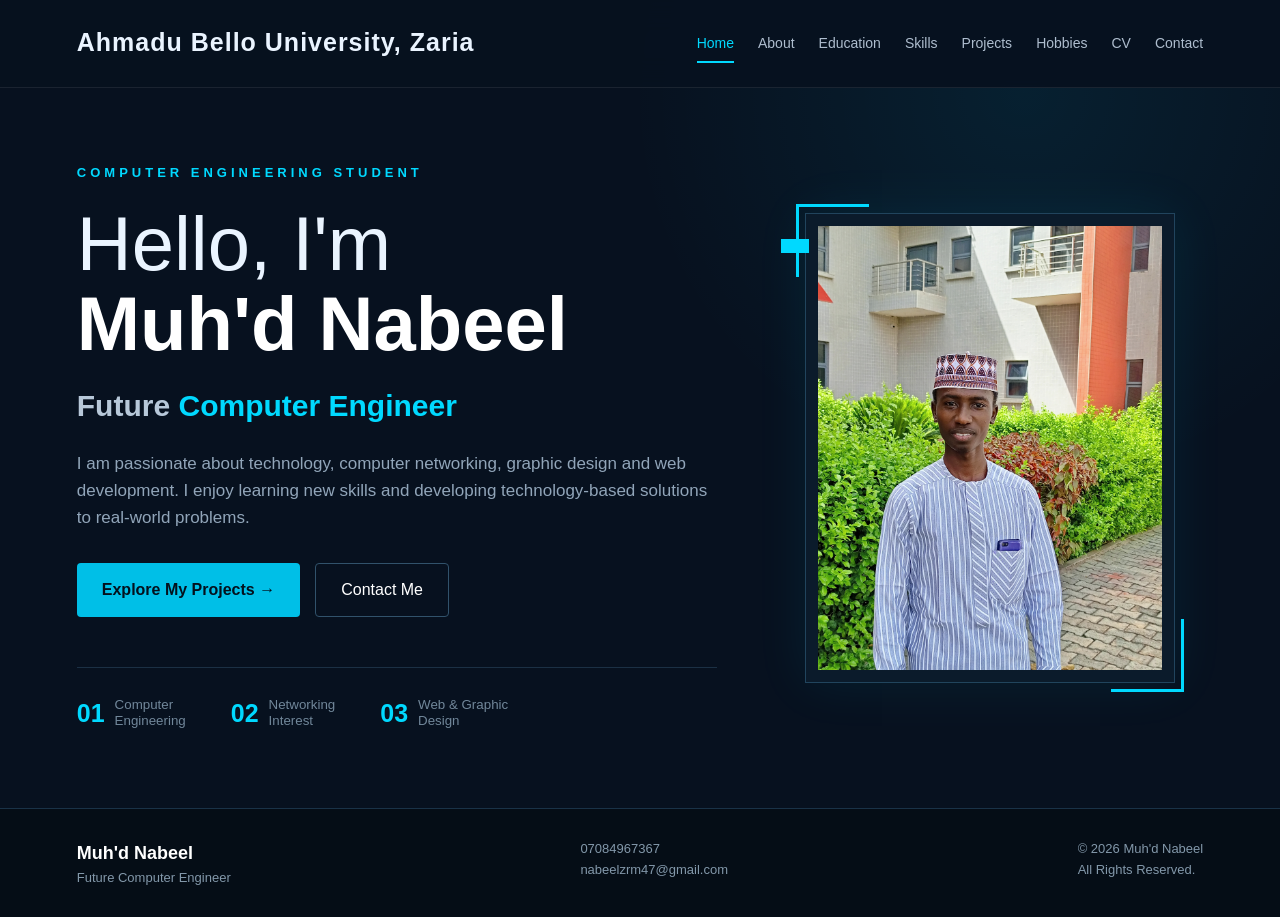
<file: index.html>
<!DOCTYPE html>
<html lang="en">
<head>
    <meta charset="UTF-8">
    <meta name="viewport" content="width=device-width, initial-scale=1.0">
    <title>Muh'd Nabeel | Computer Engineer</title>
    <link rel="stylesheet" href="style.css">
</head>

<body>

<header class="topbar">

    <a href="index.html" class="brand">
        <span></span> Ahmadu Bello University, Zaria
    </a>

    <nav>
        <a href="index.html" class="active">Home</a>
        <a href="about.html">About</a>
        <a href="education.html">Education</a>
        <a href="skills.html">Skills</a>
        <a href="projects.html">Projects</a>
        <a href="hobbies.html">Hobbies</a>
        <a href="cv.html">CV</a>
        <a href="contact.html">Contact</a>
    </nav>

</header>


<main class="home">

    <section class="hero-new">

        <div class="hero-content">

            <div class="small-title">
                COMPUTER ENGINEERING STUDENT
            </div>

            <h1>
                Hello, I'm
                <strong>Muh'd Nabeel</strong>
            </h1>

            <h2>
                Future <span>Computer Engineer</span>
            </h2>

            <p>
                I am passionate about technology, computer networking,
                graphic design and web development. I enjoy learning
                new skills and developing technology-based solutions
                to real-world problems.
            </p>

            <div class="hero-buttons">

                <a href="projects.html" class="primary-btn">
                    Explore My Projects →
                </a>

                <a href="contact.html" class="outline-btn">
                    Contact Me
                </a>

            </div>

            <div class="quick-info">

                <div>
                    <strong>01</strong>
                    <small>Computer<br>Engineering</small>
                </div>

                <div>
                    <strong>02</strong>
                    <small>Networking<br>Interest</small>
                </div>

                <div>
                    <strong>03</strong>
                    <small>Web & Graphic<br>Design</small>
                </div>

            </div>

        </div>


        <div class="hero-image">

            <div class="image-frame">

                <div class="image-label">
                    
                </div>

                <img
                    src="nabeel.jpg"
                    alt="Muh'd Nabeel"
                >

            </div>

            <!--div class="floating-code"-->
               
            </div>

        </div>

    </section>

</main>


<footer class="footer">

    <div>
        <strong>Muh'd Nabeel</strong>
        <p>Future Computer Engineer</p>
    </div>

    <div>
        <p>07084967367</p>
        <p>nabeelzrm47@gmail.com</p>
    </div>

    <div>
        <p>© 2026 Muh'd Nabeel</p>
        <p>All Rights Reserved.</p>
    </div>

</footer>

</body>
</html>
</file>
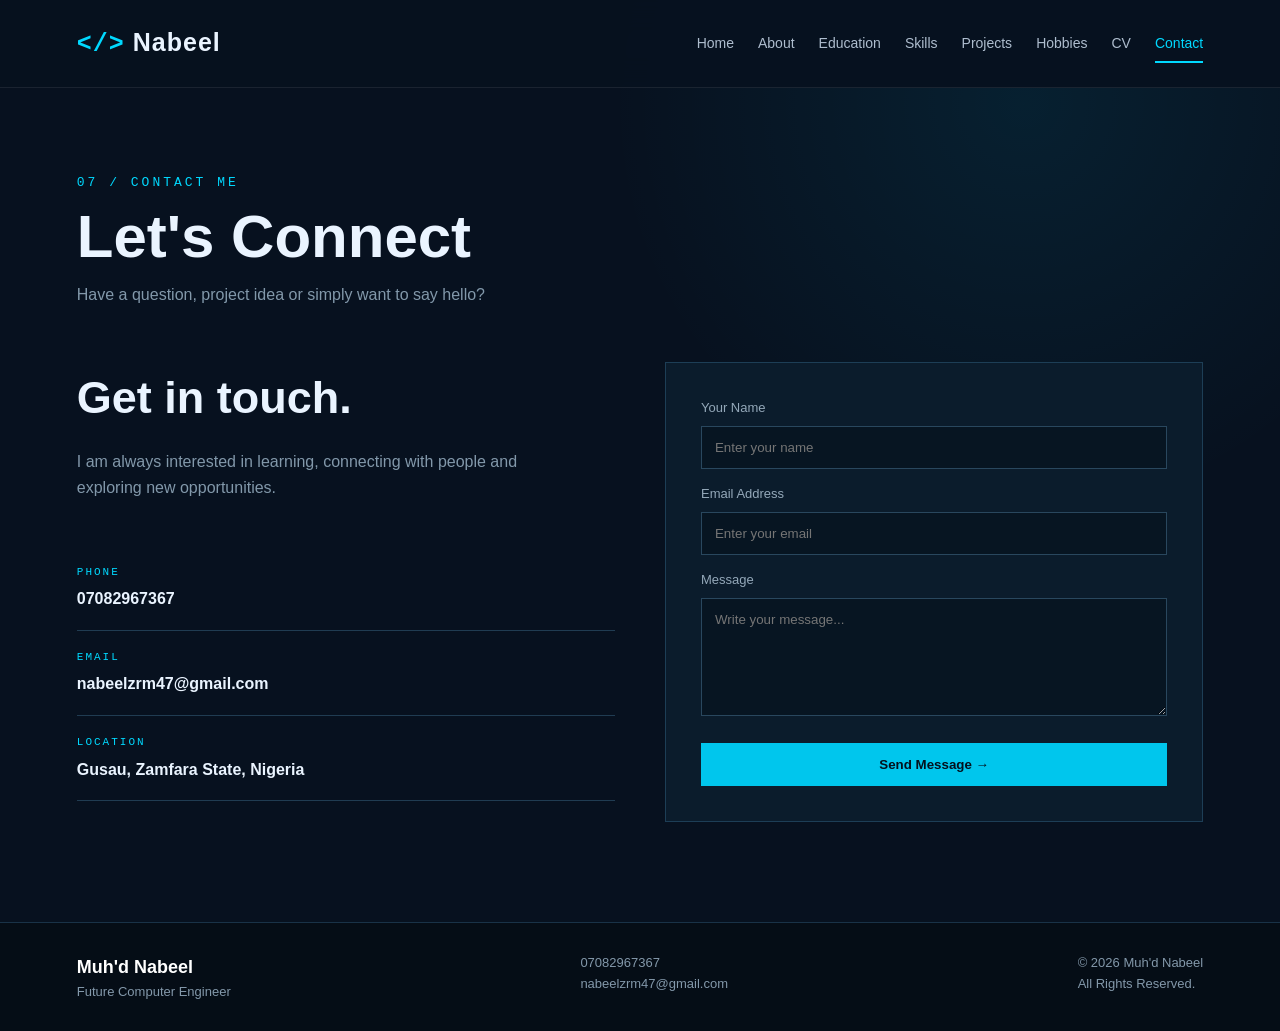
<file: contact.html>
<!DOCTYPE html>
<html lang="en">
<head>
    <meta charset="UTF-8">
    <meta name="viewport" content="width=device-width, initial-scale=1.0">
    <title>Contact | Muh'd Nabeel</title>
    <link rel="stylesheet" href="style.css">
</head>

<body>

<header class="topbar">

    <a href="index.html" class="brand">
        <span>&lt;/&gt;</span> Nabeel
    </a>

    <nav>
        <a href="index.html">Home</a>
        <a href="about.html">About</a>
        <a href="education.html">Education</a>
        <a href="skills.html">Skills</a>
        <a href="projects.html">Projects</a>
        <a href="hobbies.html">Hobbies</a>
        <a href="cv.html">CV</a>
        <a href="contact.html" class="active">Contact</a>
    </nav>

</header>


<section class="inner-page contact-page">

    <div class="section-heading">

        <span>07 / CONTACT ME</span>

        <h1>Let's Connect</h1>

        <p>
            Have a question, project idea or simply want to say hello?
        </p>

    </div>


    <div class="contact-modern">


        <div class="contact-details">

            <h2>Get in touch.</h2>

            <p>
                I am always interested in learning, connecting
                with people and exploring new opportunities.
            </p>


            <div class="contact-line">

                <span>PHONE</span>

                <strong>07082967367</strong>

            </div>


            <div class="contact-line">

                <span>EMAIL</span>

                <strong>nabeelzrm47@gmail.com</strong>

            </div>


            <div class="contact-line">

                <span>LOCATION</span>

                <strong>Gusau, Zamfara State, Nigeria</strong>

            </div>

        </div>


        <form class="modern-form">

            <label>Your Name</label>

            <input
                type="text"
                placeholder="Enter your name"
                required
            >


            <label>Email Address</label>

            <input
                type="email"
                placeholder="Enter your email"
                required
            >


            <label>Message</label>

            <textarea
                rows="6"
                placeholder="Write your message..."
                required
            ></textarea>


            <button type="submit">
                Send Message →
            </button>

        </form>

    </div>

</section>


<footer class="footer">

    <div>
        <strong>Muh'd Nabeel</strong>
        <p>Future Computer Engineer</p>
    </div>

    <div>
        <p>07082967367</p>
        <p>nabeelzrm47@gmail.com</p>
    </div>

    <div>
        <p>© 2026 Muh'd Nabeel</p>
        <p>All Rights Reserved.</p>
    </div>

</footer>

</body>
</html>
</file>
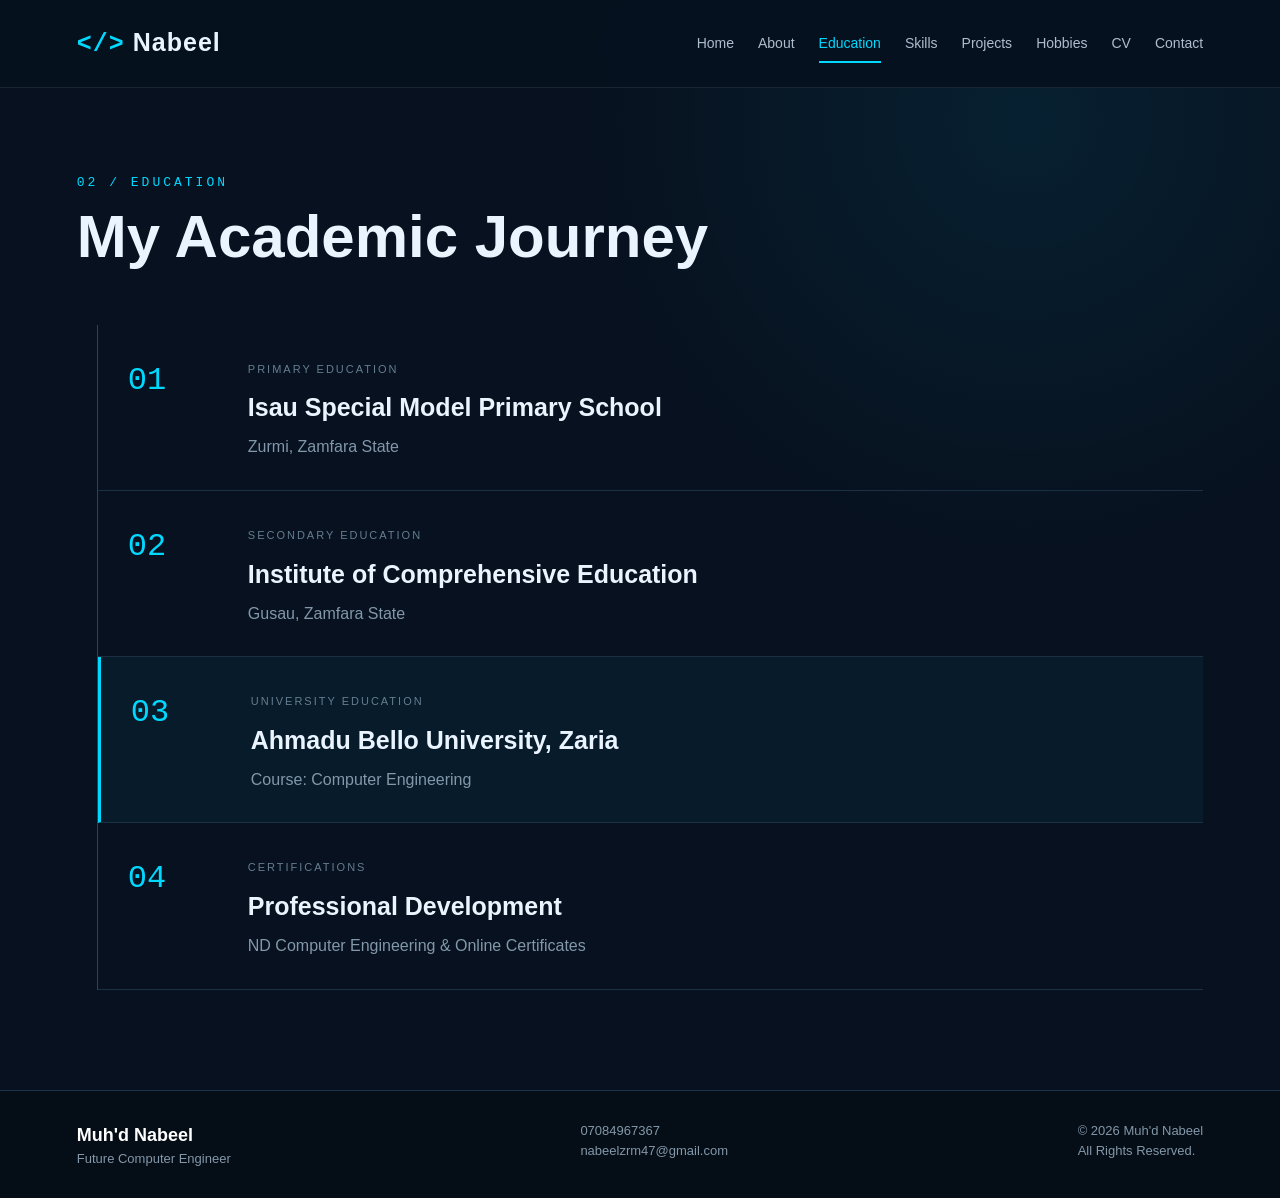
<file: education.html>
<!DOCTYPE html>
<html lang="en">
<head>
    <meta charset="UTF-8">
    <meta name="viewport" content="width=device-width, initial-scale=1.0">
    <title>Education | Muh'd Nabeel</title>
    <link rel="stylesheet" href="style.css">
</head>

<body>

<header class="topbar">

    <a href="index.html" class="brand">
        <span>&lt;/&gt;</span> Nabeel
    </a>

    <nav>
        <a href="index.html">Home</a>
        <a href="about.html">About</a>
        <a href="education.html" class="active">Education</a>
        <a href="skills.html">Skills</a>
        <a href="projects.html">Projects</a>
        <a href="hobbies.html">Hobbies</a>
        <a href="cv.html">CV</a>
        <a href="contact.html">Contact</a>
    </nav>

</header>


<section class="inner-page">

    <div class="section-heading">
        <span>02 / EDUCATION</span>
        <h1>My Academic Journey</h1>
    </div>


    <div class="education-list">

        <article class="education-item">

            <div class="edu-number">01</div>

            <div>
                <small>PRIMARY EDUCATION</small>

                <h2>
                    Isau Special Model Primary School
                </h2>

                <p>Zurmi, Zamfara State</p>
            </div>

        </article>


        <article class="education-item">

            <div class="edu-number">02</div>

            <div>
                <small>SECONDARY EDUCATION</small>

                <h2>
                    Institute of Comprehensive Education
                </h2>

                <p>Gusau, Zamfara State</p>
            </div>

        </article>


        <article class="education-item featured-education">

            <div class="edu-number">03</div>

            <div>
                <small>UNIVERSITY EDUCATION</small>

                <h2>
                    Ahmadu Bello University, Zaria
                </h2>

                <p>
                    Course: Computer Engineering
                </p>
            </div>

        </article>


        <article class="education-item">

            <div class="edu-number">04</div>

            <div>
                <small>CERTIFICATIONS</small>

                <h2>Professional Development</h2>

                <p>
                    ND Computer Engineering & Online Certificates
                </p>
            </div>

        </article>

    </div>

</section>


<footer class="footer">

    <div>
        <strong>Muh'd Nabeel</strong>
        <p>Future Computer Engineer</p>
    </div>

    <div>
        <p>07084967367</p>
        <p>nabeelzrm47@gmail.com</p>
    </div>

    <div>
        <p>© 2026 Muh'd Nabeel</p>
        <p>All Rights Reserved.</p>
    </div>

</footer>

</body>
</html>
</file>
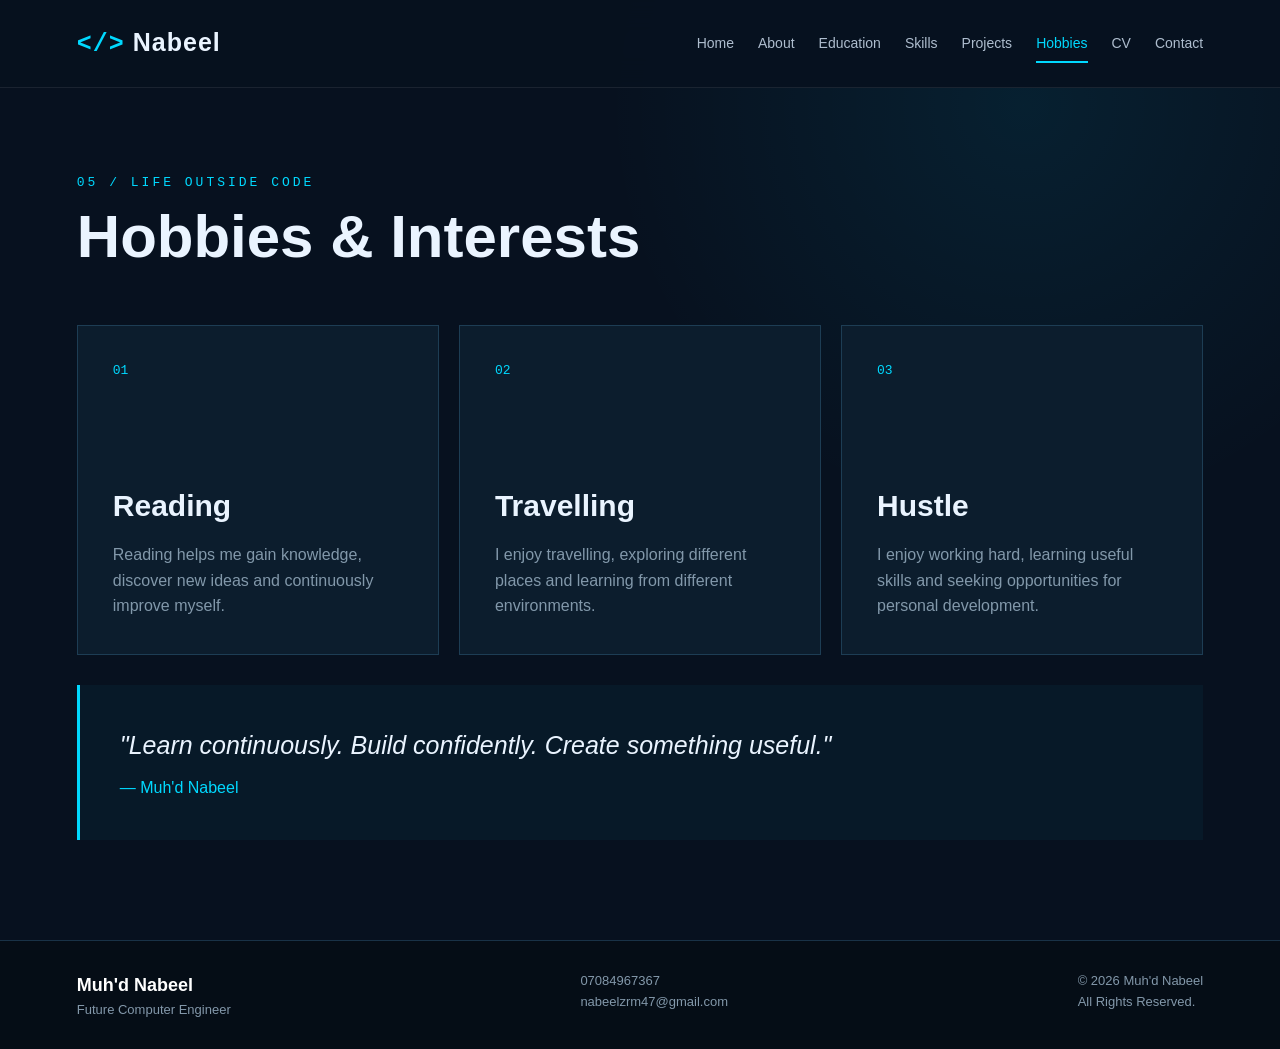
<file: hobbies.html>
<!DOCTYPE html>
<html lang="en">
<head>
    <meta charset="UTF-8">
    <meta name="viewport" content="width=device-width, initial-scale=1.0">
    <title>Hobbies | Muh'd Nabeel</title>
    <link rel="stylesheet" href="style.css">
</head>

<body>

<header class="topbar">

    <a href="index.html" class="brand">
        <span>&lt;/&gt;</span> Nabeel
    </a>

    <nav>
        <a href="index.html">Home</a>
        <a href="about.html">About</a>
        <a href="education.html">Education</a>
        <a href="skills.html">Skills</a>
        <a href="projects.html">Projects</a>
        <a href="hobbies.html" class="active">Hobbies</a>
        <a href="cv.html">CV</a>
        <a href="contact.html">Contact</a>
    </nav>

</header>


<section class="inner-page">

    <div class="section-heading">
        <span>05 / LIFE OUTSIDE CODE</span>
        <h1>Hobbies & Interests</h1>
    </div>


    <div class="hobby-showcase">

        <div class="hobby-main">

            <span>01</span>

            <h2>Reading</h2>

            <p>
                Reading helps me gain knowledge, discover new
                ideas and continuously improve myself.
            </p>

        </div>


        <div class="hobby-main">

            <span>02</span>

            <h2>Travelling</h2>

            <p>
                I enjoy travelling, exploring different places
                and learning from different environments.
            </p>

        </div>


        <div class="hobby-main">

            <span>03</span>

            <h2>Hustle</h2>

            <p>
                I enjoy working hard, learning useful skills and
                seeking opportunities for personal development.
            </p>

        </div>

    </div>


    <div class="quote-box">

        <p>
            "Learn continuously. Build confidently.
            Create something useful."
        </p>

        <span>— Muh'd Nabeel</span>

    </div>

</section>


<footer class="footer">

    <div>
        <strong>Muh'd Nabeel</strong>
        <p>Future Computer Engineer</p>
    </div>

    <div>
        <p>07084967367</p>
        <p>nabeelzrm47@gmail.com</p>
    </div>

    <div>
        <p>© 2026 Muh'd Nabeel</p>
        <p>All Rights Reserved.</p>
    </div>

</footer>

</body>
</html>
</file>
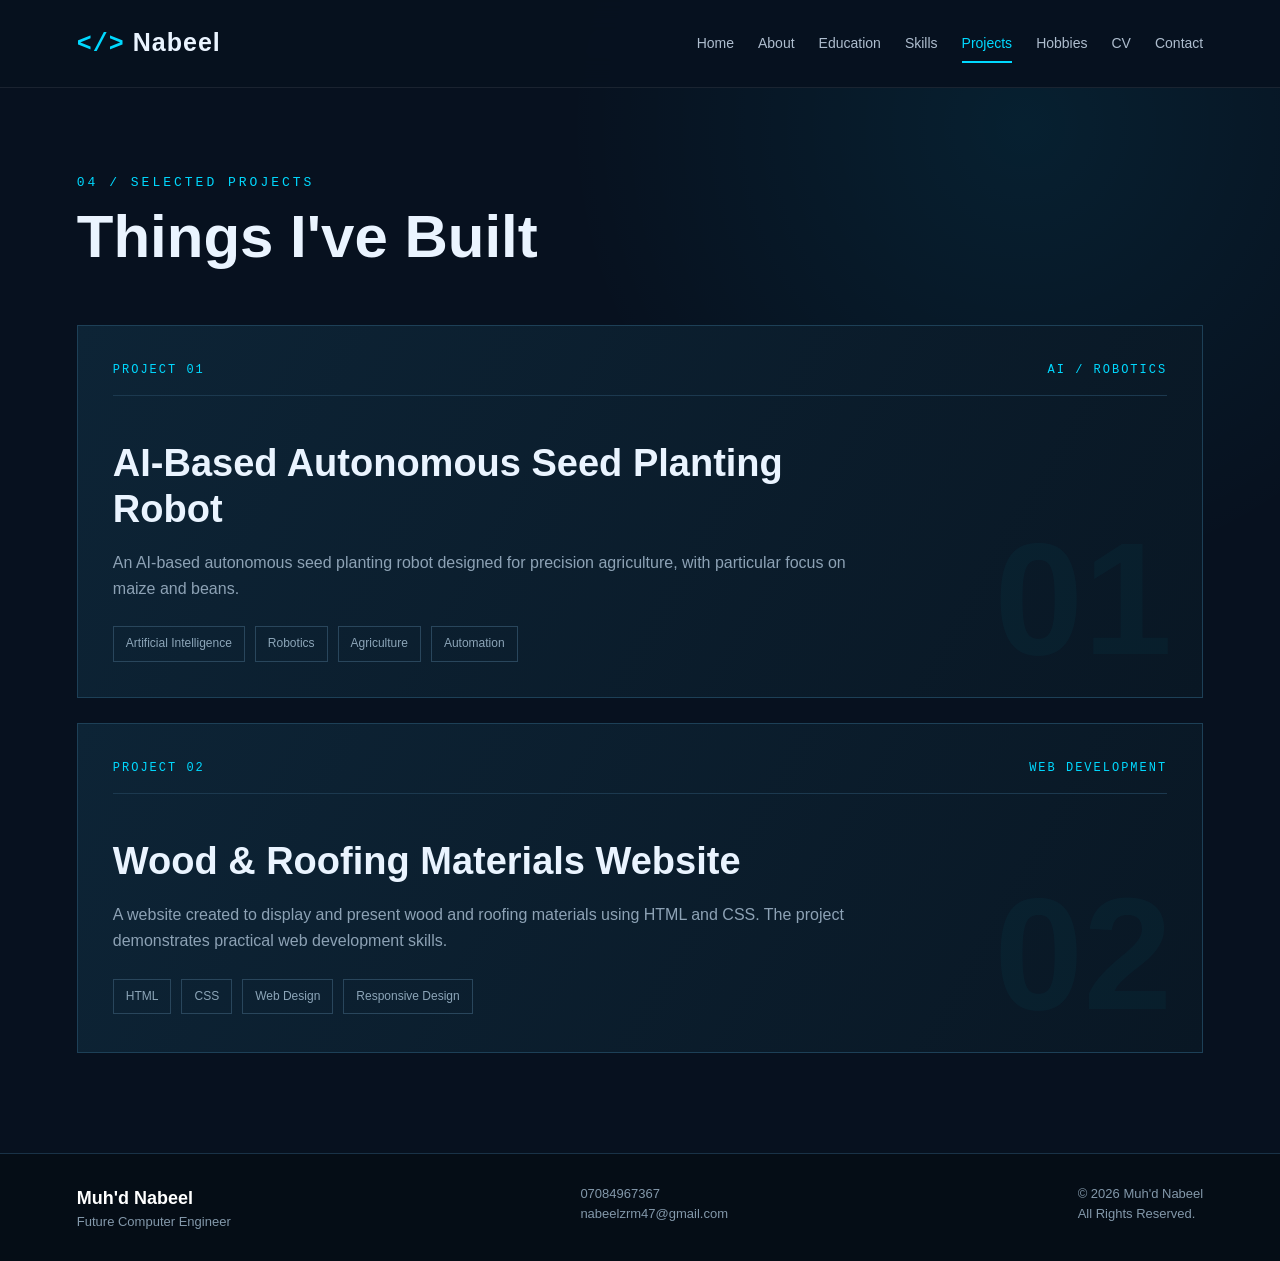
<file: projects.html>
<!DOCTYPE html>
<html lang="en">
<head>
    <meta charset="UTF-8">
    <meta name="viewport" content="width=device-width, initial-scale=1.0">
    <title>Projects | Muh'd Nabeel</title>
    <link rel="stylesheet" href="style.css">
</head>

<body>

<header class="topbar">

    <a href="index.html" class="brand">
        <span>&lt;/&gt;</span> Nabeel
    </a>

    <nav>
        <a href="index.html">Home</a>
        <a href="about.html">About</a>
        <a href="education.html">Education</a>
        <a href="skills.html">Skills</a>
        <a href="projects.html" class="active">Projects</a>
        <a href="hobbies.html">Hobbies</a>
        <a href="cv.html">CV</a>
        <a href="contact.html">Contact</a>
    </nav>

</header>


<section class="inner-page">

    <div class="section-heading">
        <span>04 / SELECTED PROJECTS</span>
        <h1>Things I've Built</h1>
    </div>


    <div class="project-showcase">


        <article class="project-large">

            <div class="project-top">
                <span>PROJECT 01</span>
                <span>AI / ROBOTICS</span>
            </div>

            <div class="project-content">

                <h2>
                    AI-Based Autonomous Seed Planting Robot
                </h2>

                <p>
                    An AI-based autonomous seed planting robot
                    designed for precision agriculture, with
                    particular focus on maize and beans.
                </p>

                <div class="project-tags">

                    <span>Artificial Intelligence</span>
                    <span>Robotics</span>
                    <span>Agriculture</span>
                    <span>Automation</span>

                </div>

            </div>

        </article>


        <article class="project-large second-project">

            <div class="project-top">
                <span>PROJECT 02</span>
                <span>WEB DEVELOPMENT</span>
            </div>

            <div class="project-content">

                <h2>
                    Wood & Roofing Materials Website
                </h2>

                <p>
                    A website created to display and present wood
                    and roofing materials using HTML and CSS.
                    The project demonstrates practical web
                    development skills.
                </p>

                <div class="project-tags">

                    <span>HTML</span>
                    <span>CSS</span>
                    <span>Web Design</span>
                    <span>Responsive Design</span>

                </div>

            </div>

        </article>

    </div>

</section>


<footer class="footer">

    <div>
        <strong>Muh'd Nabeel</strong>
        <p>Future Computer Engineer</p>
    </div>

    <div>
        <p>07084967367</p>
        <p>nabeelzrm47@gmail.com</p>
    </div>

    <div>
        <p>© 2026 Muh'd Nabeel</p>
        <p>All Rights Reserved.</p>
    </div>

</footer>

</body>
</html>
</file>
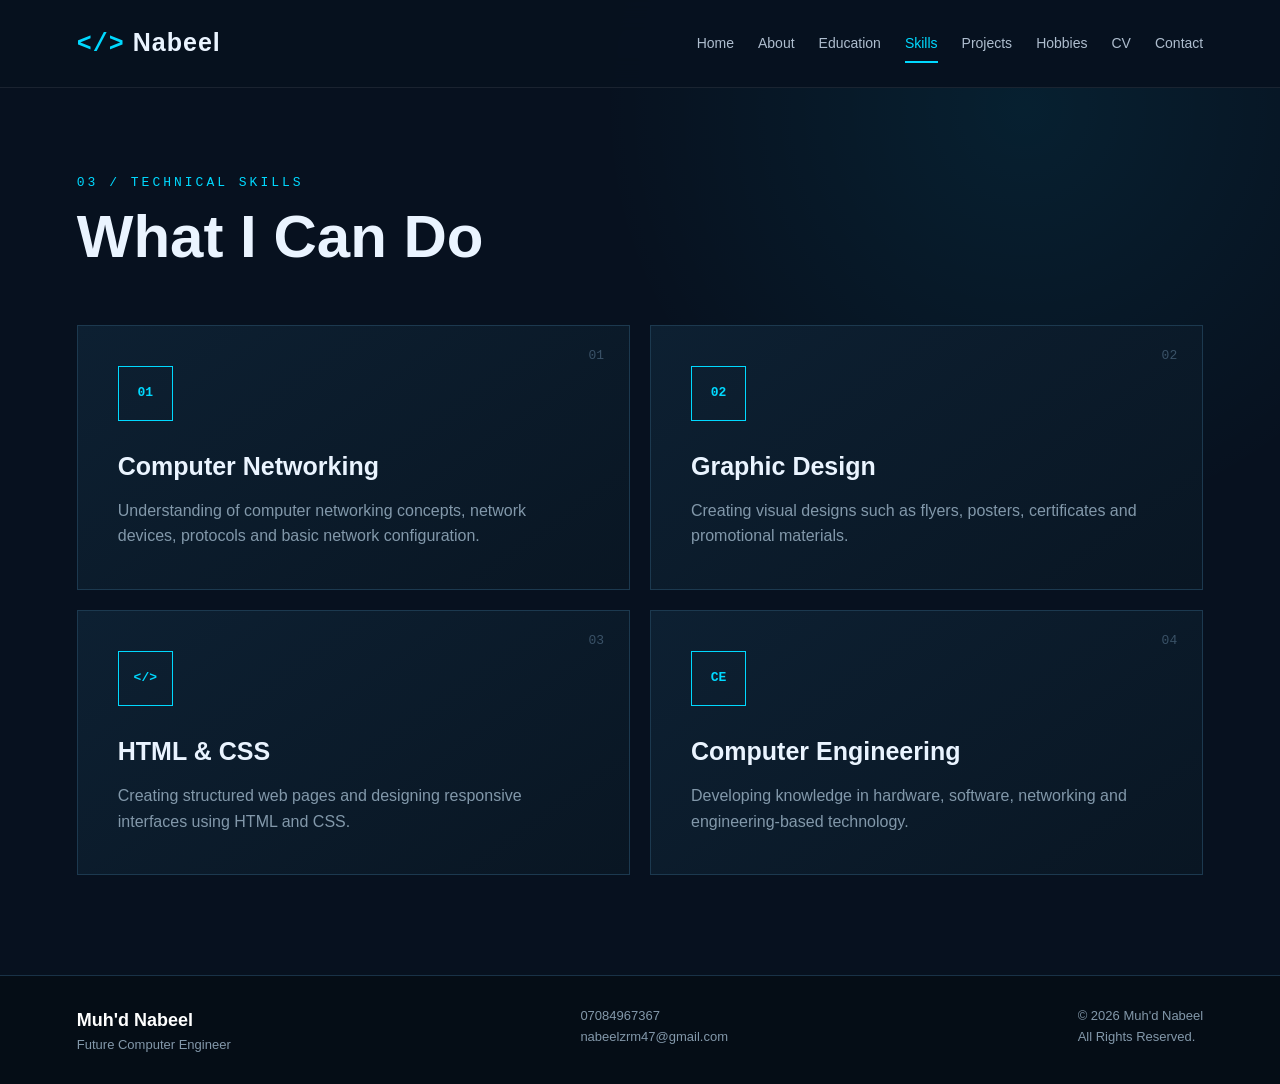
<file: skills.html>
<!DOCTYPE html>
<html lang="en">
<head>
    <meta charset="UTF-8">
    <meta name="viewport" content="width=device-width, initial-scale=1.0">
    <title>Skills | Muh'd Nabeel</title>
    <link rel="stylesheet" href="style.css">
</head>

<body>

<header class="topbar">

    <a href="index.html" class="brand">
        <span>&lt;/&gt;</span> Nabeel
    </a>

    <nav>
        <a href="index.html">Home</a>
        <a href="about.html">About</a>
        <a href="education.html">Education</a>
        <a href="skills.html" class="active">Skills</a>
        <a href="projects.html">Projects</a>
        <a href="hobbies.html">Hobbies</a>
        <a href="cv.html">CV</a>
        <a href="contact.html">Contact</a>
    </nav>

</header>


<section class="inner-page">

    <div class="section-heading">
        <span>03 / TECHNICAL SKILLS</span>
        <h1>What I Can Do</h1>
    </div>


    <div class="skills-modern">

        <div class="skill-box">

            <span class="skill-number">01</span>

            <div class="skill-symbol">01</div>

            <h2>Computer Networking</h2>

            <p>
                Understanding of computer networking concepts,
                network devices, protocols and basic network
                configuration.
            </p>

        </div>


        <div class="skill-box">

            <span class="skill-number">02</span>

            <div class="skill-symbol">02</div>

            <h2>Graphic Design</h2>

            <p>
                Creating visual designs such as flyers, posters,
                certificates and promotional materials.
            </p>

        </div>


        <div class="skill-box">

            <span class="skill-number">03</span>

            <div class="skill-symbol">&lt;/&gt;</div>

            <h2>HTML & CSS</h2>

            <p>
                Creating structured web pages and designing
                responsive interfaces using HTML and CSS.
            </p>

        </div>


        <div class="skill-box">

            <span class="skill-number">04</span>

            <div class="skill-symbol">CE</div>

            <h2>Computer Engineering</h2>

            <p>
                Developing knowledge in hardware, software,
                networking and engineering-based technology.
            </p>

        </div>

    </div>

</section>


<footer class="footer">

    <div>
        <strong>Muh'd Nabeel</strong>
        <p>Future Computer Engineer</p>
    </div>

    <div>
        <p>07084967367</p>
        <p>nabeelzrm47@gmail.com</p>
    </div>

    <div>
        <p>© 2026 Muh'd Nabeel</p>
        <p>All Rights Reserved.</p>
    </div>

</footer>

</body>
</html>
</file>
<file: style.css>
/* =====================================================
   MUH'D NABEEL PORTFOLIO
   MODERN COMPUTER ENGINEERING DESIGN
===================================================== */


/* ---------- BASIC RESET ---------- */

* {
    margin: 0;
    padding: 0;
    box-sizing: border-box;
}

html {
    scroll-behavior: smooth;
}

body {
    font-family: Arial, Helvetica, sans-serif;

    background:
        radial-gradient(
            circle at 80% 10%,
            rgba(0, 210, 255, 0.08),
            transparent 30%
        ),
        #07111f;

    color: #eaf4ff;

    line-height: 1.6;
}

a {
    text-decoration: none;
    color: inherit;
}


/* ---------- TOP NAVIGATION ---------- */

.topbar {

    width: 100%;

    padding: 22px 6%;

    display: flex;

    justify-content: space-between;

    align-items: center;

    background: rgba(7, 17, 31, 0.94);

    border-bottom: 1px solid rgba(255, 255, 255, 0.08);

    position: sticky;

    top: 0;

    z-index: 1000;

    backdrop-filter: blur(15px);
}


.brand {

    font-size: 25px;

    font-weight: 800;

    letter-spacing: 1px;
}


.brand span {

    color: #00d9ff;

    font-family: monospace;
}


.topbar nav {

    display: flex;

    gap: 24px;

    flex-wrap: wrap;

    justify-content: center;
}


.topbar nav a {

    color: #aebdce;

    font-size: 14px;

    transition: 0.3s;

    position: relative;
}


.topbar nav a:hover,
.topbar nav a.active {

    color: #00d9ff;
}


.topbar nav a.active::after {

    content: "";

    position: absolute;

    width: 100%;

    height: 2px;

    background: #00d9ff;

    bottom: -8px;

    left: 0;
}


/* =====================================================
   HOME PAGE
===================================================== */

.home {

    min-height: 80vh;

    display: flex;

    align-items: center;
}


.hero-new {

    width: 88%;

    max-width: 1250px;

    margin: auto;

    min-height: 78vh;

    display: grid;

    grid-template-columns: 1.2fr 0.8fr;

    align-items: center;

    gap: 60px;

    padding: 70px 0;
}


.small-title {

    color: #00d9ff;

    font-size: 13px;

    font-weight: bold;

    letter-spacing: 4px;

    margin-bottom: 20px;
}


.hero-content h1 {

    font-size: clamp(42px, 6vw, 76px);

    line-height: 1.05;

    margin-bottom: 18px;

    font-weight: 300;
}


.hero-content h1 strong {

    display: block;

    color: white;

    font-weight: 800;
}


.hero-content h2 {

    font-size: 30px;

    margin-bottom: 20px;

    color: #b7c8d9;
}


.hero-content h2 span {

    color: #00d9ff;
}


.hero-content > p {

    max-width: 680px;

    color: #91a5b9;

    font-size: 17px;
}


/* ---------- HERO BUTTONS ---------- */

.hero-buttons {

    display: flex;

    gap: 15px;

    margin-top: 32px;

    flex-wrap: wrap;
}


.primary-btn {

    padding: 14px 25px;

    background: #00bfe7;

    color: #04111d;

    font-weight: bold;

    border-radius: 4px;

    transition: 0.3s;
}


.primary-btn:hover {

    transform: translateY(-3px);

    background: #5be7ff;
}


.outline-btn {

    padding: 13px 25px;

    border: 1px solid #31526b;

    color: white;

    border-radius: 4px;

    transition: 0.3s;
}


.outline-btn:hover {

    border-color: #00d9ff;

    color: #00d9ff;
}


/* ---------- QUICK INFORMATION ---------- */

.quick-info {

    display: flex;

    gap: 45px;

    margin-top: 50px;

    padding-top: 25px;

    border-top: 1px solid #1b3044;
}


.quick-info div {

    display: flex;

    gap: 10px;

    align-items: center;
}


.quick-info strong {

    font-size: 25px;

    color: #00d9ff;
}


.quick-info small {

    color: #71879a;

    line-height: 1.2;
}


/* ---------- PROFILE IMAGE ---------- */

.hero-image {

    position: relative;

    display: flex;

    justify-content: center;

    align-items: center;
}


.image-frame {

    width: 370px;

    height: 470px;

    border: 1px solid #21445d;

    padding: 12px;

    position: relative;

    background: #0b1b2b;

    box-shadow:
        0 0 50px rgba(0, 217, 255, 0.08);
}


.image-frame::before {

    content: "";

    position: absolute;

    width: 70px;

    height: 70px;

    border-top: 3px solid #00d9ff;

    border-left: 3px solid #00d9ff;

    top: -10px;

    left: -10px;
}


.image-frame::after {

    content: "";

    position: absolute;

    width: 70px;

    height: 70px;

    border-bottom: 3px solid #00d9ff;

    border-right: 3px solid #00d9ff;

    bottom: -10px;

    right: -10px;
}


.image-frame img {

    width: 100%;

    height: 100%;

    object-fit: cover;

    display: block;

    filter: saturate(0.9);
}


.image-label {

    position: absolute;

    top: 25px;

    left: -25px;

    background: #00d9ff;

    color: #04111d;

    padding: 7px 14px;

    font-size: 11px;

    font-weight: bold;

    letter-spacing: 2px;

    z-index: 5;
}


.floating-code {

    position: absolute;

    bottom: 30px;

    right: -25px;

    background: #102b40;

    border: 1px solid #244a64;

    padding: 12px 18px;

    color: #00d9ff;

    font-family: monospace;

    font-size: 13px;
}


/* =====================================================
   INNER PAGES
===================================================== */

.inner-page {

    width: 88%;

    max-width: 1200px;

    margin: auto;

    padding: 80px 0 100px;

    min-height: 75vh;
}


.section-heading {

    margin-bottom: 55px;
}


.section-heading span {

    color: #00d9ff;

    font-family: monospace;

    font-size: 13px;

    letter-spacing: 3px;
}


.section-heading h1 {

    font-size: clamp(38px, 5vw, 60px);

    margin-top: 10px;

    line-height: 1.1;
}


.section-heading p {

    color: #8298aa;

    margin-top: 12px;
}


/* =====================================================
   ABOUT
===================================================== */

.about-layout {

    display: grid;

    grid-template-columns: 350px 1fr;

    gap: 70px;

    align-items: center;
}


.about-image {

    border: 1px solid #1d3d55;

    padding: 10px;

    background: #0b1b2b;
}


.about-image img {

    width: 100%;

    height: 440px;

    object-fit: cover;

    display: block;
}


.about-text h2 {

    font-size: 31px;

    line-height: 1.3;

    margin-bottom: 25px;
}


.about-text h2 span {

    color: #00d9ff;
}


.about-text > p {

    color: #8da2b5;

    margin-bottom: 18px;

    max-width: 700px;
}


.personal-data {

    display: grid;

    grid-template-columns: repeat(3, 1fr);

    gap: 15px;

    margin-top: 35px;
}


.personal-data div {

    border-top: 1px solid #23445b;

    padding-top: 12px;
}


.personal-data label {

    font-size: 10px;

    color: #00d9ff;

    letter-spacing: 1.5px;
}


.personal-data p {

    color: #d9e5ef;

    font-size: 14px;

    margin-top: 4px;
}


/* =====================================================
   EDUCATION
===================================================== */

.education-list {

    border-left: 1px solid #24455b;

    margin-left: 20px;
}


.education-item {

    display: grid;

    grid-template-columns: 90px 1fr;

    gap: 30px;

    padding: 30px;

    border-bottom: 1px solid #1b3042;

    transition: 0.3s;
}


.education-item:hover {

    background: rgba(0, 217, 255, 0.04);

    padding-left: 40px;
}


.edu-number {

    font-size: 32px;

    font-family: monospace;

    color: #00d9ff;
}


.education-item small {

    color: #657e91;

    letter-spacing: 2px;

    font-size: 11px;
}


.education-item h2 {

    font-size: 25px;

    margin: 7px 0;
}


.education-item p {

    color: #8298aa;
}


.featured-education {

    background: rgba(0, 217, 255, 0.05);

    border-left: 3px solid #00d9ff;
}


/* =====================================================
   SKILLS
===================================================== */

.skills-modern {

    display: grid;

    grid-template-columns: repeat(2, 1fr);

    gap: 20px;
}


.skill-box {

    position: relative;

    padding: 40px;

    min-height: 260px;

    background:
        linear-gradient(
            145deg,
            #0d2032,
            #091623
        );

    border: 1px solid #1c394f;

    transition: 0.35s;
}


.skill-box:hover {

    transform: translateY(-6px);

    border-color: #00d9ff;

    box-shadow:
        0 15px 40px rgba(0, 217, 255, 0.08);
}


.skill-number {

    position: absolute;

    top: 20px;

    right: 25px;

    color: #3a5267;

    font-family: monospace;
}


.skill-symbol {

    width: 55px;

    height: 55px;

    border: 1px solid #00d9ff;

    color: #00d9ff;

    display: flex;

    justify-content: center;

    align-items: center;

    margin-bottom: 25px;

    font-family: monospace;

    font-weight: bold;
}


.skill-box h2 {

    font-size: 25px;

    margin-bottom: 12px;
}


.skill-box p {

    color: #8298aa;
}


/* =====================================================
   PROJECTS
===================================================== */

.project-showcase {

    display: grid;

    gap: 25px;
}


.project-large {

    min-height: 330px;

    padding: 35px;

    border: 1px solid #1d4057;

    background:
        linear-gradient(
            120deg,
            #0d2436,
            #091724
        );

    position: relative;

    overflow: hidden;

    transition: 0.3s;
}


.project-large::after {

    content: "01";

    position: absolute;

    right: 30px;

    bottom: -30px;

    font-size: 160px;

    font-weight: bold;

    color: rgba(0, 217, 255, 0.035);
}


.project-large:hover {

    border-color: #00d9ff;
}


.second-project::after {

    content: "02";
}


.project-top {

    display: flex;

    justify-content: space-between;

    color: #00d9ff;

    font-family: monospace;

    font-size: 12px;

    letter-spacing: 2px;

    border-bottom: 1px solid #1c394f;

    padding-bottom: 15px;
}


.project-content {

    max-width: 750px;

    padding-top: 45px;
}


.project-content h2 {

    font-size: 38px;

    line-height: 1.2;

    margin-bottom: 18px;
}


.project-content p {

    color: #8da2b5;

    font-size: 16px;
}


.project-tags {

    display: flex;

    flex-wrap: wrap;

    gap: 10px;

    margin-top: 25px;
}


.project-tags span {

    padding: 7px 12px;

    border: 1px solid #29465c;

    color: #8ca5b8;

    font-size: 12px;
}


/* =====================================================
   HOBBIES
===================================================== */

.hobby-showcase {

    display: grid;

    grid-template-columns: repeat(3, 1fr);

    gap: 20px;
}


.hobby-main {

    min-height: 330px;

    padding: 35px;

    display: flex;

    flex-direction: column;

    justify-content: flex-end;

    border: 1px solid #1d3d54;

    background: #0c1d2d;

    transition: 0.3s;
}


.hobby-main:hover {

    border-color: #00d9ff;

    transform: translateY(-5px);
}


.hobby-main > span {

    color: #00d9ff;

    font-family: monospace;

    margin-bottom: auto;
}


.hobby-main h2 {

    font-size: 30px;

    margin-bottom: 12px;
}


.hobby-main p {

    color: #8298aa;
}


.quote-box {

    margin-top: 30px;

    padding: 40px;

    border-left: 3px solid #00d9ff;

    background: rgba(0, 217, 255, 0.04);
}


.quote-box p {

    font-size: 25px;

    font-style: italic;
}


.quote-box span {

    color: #00d9ff;

    display: block;

    margin-top: 10px;
}


/* =====================================================
   CV
===================================================== */

.cv-modern {

    display: grid;

    grid-template-columns: 280px 1fr;

    border: 1px solid #1c3c54;

    background: #0b1928;
}


.cv-sidebar {

    padding: 30px;

    background: #091522;

    border-right: 1px solid #1c3c54;
}


.cv-sidebar img {

    width: 100%;

    height: 280px;

    object-fit: cover;

    margin-bottom: 25px;
}


.cv-sidebar h2 {

    font-size: 23px;

    margin-bottom: 5px;
}


.cv-sidebar > p {

    color: #00d9ff;
}


.cv-contact {

    margin-top: 40px;

    border-top: 1px solid #1e394f;

    padding-top: 20px;
}


.cv-contact p {

    color: #8399ab;

    font-size: 13px;

    margin-bottom: 12px;
}


.cv-details {

    padding: 45px;
}


.cv-details section {

    margin-bottom: 38px;
}


.cv-details section h2 {

    color: #00d9ff;

    font-size: 19px;

    border-bottom: 1px solid #203d53;

    padding-bottom: 10px;

    margin-bottom: 15px;
}


.cv-details section p {

    color: #899eaf;

    margin-bottom: 10px;
}


.cv-details section h3 {

    margin-top: 15px;

    font-size: 16px;
}


.cv-skills {

    display: flex;

    flex-wrap: wrap;

    gap: 10px;
}


.cv-skills span {

    border: 1px solid #2a4b62;

    padding: 8px 12px;

    color: #b1c3d2;

    font-size: 13px;
}


/* =====================================================
   CONTACT
===================================================== */

.contact-modern {

    display: grid;

    grid-template-columns: 1fr 1fr;

    gap: 50px;
}


.contact-details h2 {

    font-size: 45px;

    margin-bottom: 15px;
}


.contact-details > p {

    color: #8298aa;

    max-width: 450px;

    margin-bottom: 45px;
}


.contact-line {

    display: flex;

    flex-direction: column;

    padding: 18px 0;

    border-bottom: 1px solid #203c52;
}


.contact-line span {

    color: #00d9ff;

    font-family: monospace;

    font-size: 11px;

    letter-spacing: 2px;
}


.contact-line strong {

    margin-top: 5px;

    font-size: 16px;
}


.modern-form {

    padding: 35px;

    border: 1px solid #1d3e56;

    background: #0b1c2c;
}


.modern-form label {

    display: block;

    color: #94a8b9;

    font-size: 13px;

    margin-bottom: 7px;

    margin-top: 15px;
}


.modern-form label:first-child {

    margin-top: 0;
}


.modern-form input,
.modern-form textarea {

    width: 100%;

    background: #071522;

    border: 1px solid #29475e;

    color: white;

    padding: 13px;

    font-family: Arial;

    outline: none;
}


.modern-form input:focus,
.modern-form textarea:focus {

    border-color: #00d9ff;
}


.modern-form button {

    margin-top: 20px;

    width: 100%;

    border: none;

    padding: 14px;

    background: #00c6ed;

    color: #04111d;

    font-weight: bold;

    cursor: pointer;

    transition: 0.3s;
}


.modern-form button:hover {

    background: #5be7ff;
}


/* =====================================================
   FOOTER
===================================================== */

.footer {

    border-top: 1px solid #193247;

    padding: 30px 6%;

    display: flex;

    justify-content: space-between;

    gap: 30px;

    background: #050d16;

    color: #8398aa;
}


.footer strong {

    color: white;

    font-size: 18px;
}


.footer p {

    font-size: 13px;
}


/* =====================================================
   TABLET
===================================================== */

@media (max-width: 950px) {

    .topbar {

        flex-direction: column;

        gap: 20px;
    }


    .hero-new {

        grid-template-columns: 1fr;

        text-align: center;

        gap: 60px;
    }


    .hero-content > p {

        margin-left: auto;

        margin-right: auto;
    }


    .hero-buttons {

        justify-content: center;
    }


    .quick-info {

        justify-content: center;
    }


    .about-layout {

        grid-template-columns: 1fr;
    }


    .about-image {

        max-width: 400px;

        margin: auto;
    }


    .skills-modern {

        grid-template-columns: 1fr;
    }


    .hobby-showcase {

        grid-template-columns: 1fr;
    }


    .contact-modern {

        grid-template-columns: 1fr;
    }


    .cv-modern {

        grid-template-columns: 1fr;
    }


    .cv-sidebar {

        border-right: none;

        border-bottom: 1px solid #1c3c54;

        text-align: center;
    }


    .cv-sidebar img {

        max-width: 250px;
    }

}


/* =====================================================
   MOBILE
===================================================== */

@media (max-width: 600px) {

    .topbar {

        padding: 18px 4%;
    }


    .topbar nav {

        gap: 12px;
    }


    .topbar nav a {

        font-size: 12px;
    }


    .hero-new {

        width: 92%;

        padding: 50px 0;
    }


    .hero-content h1 {

        font-size: 42px;
    }


    .hero-content h2 {

        font-size: 23px;
    }


    .hero-content > p {

        font-size: 15px;
    }


    .quick-info {

        gap: 18px;

        flex-wrap: wrap;
    }


    .image-frame {

        width: 280px;

        height: 360px;
    }


    .floating-code {

        right: -5px;
    }


    .inner-page {

        width: 92%;

        padding-top: 55px;
    }


    .section-heading {

        margin-bottom: 35px;
    }


    .section-heading h1 {

        font-size: 38px;
    }


    .personal-data {

        grid-template-columns: 1fr 1fr;
    }


    .education-list {

        margin-left: 0;
    }


    .education-item {

        grid-template-columns: 55px 1fr;

        gap: 15px;

        padding: 22px 15px;
    }


    .education-item h2 {

        font-size: 20px;
    }


    .project-content h2 {

        font-size: 28px;
    }


    .project-large {

        padding: 25px;
    }


    .quote-box p {

        font-size: 19px;
    }


    .cv-details {

        padding: 25px;
    }


    .contact-details h2 {

        font-size: 35px;
    }


    .footer {

        flex-direction: column;

        text-align: center;

        align-items: center;
    }

}
</file>
